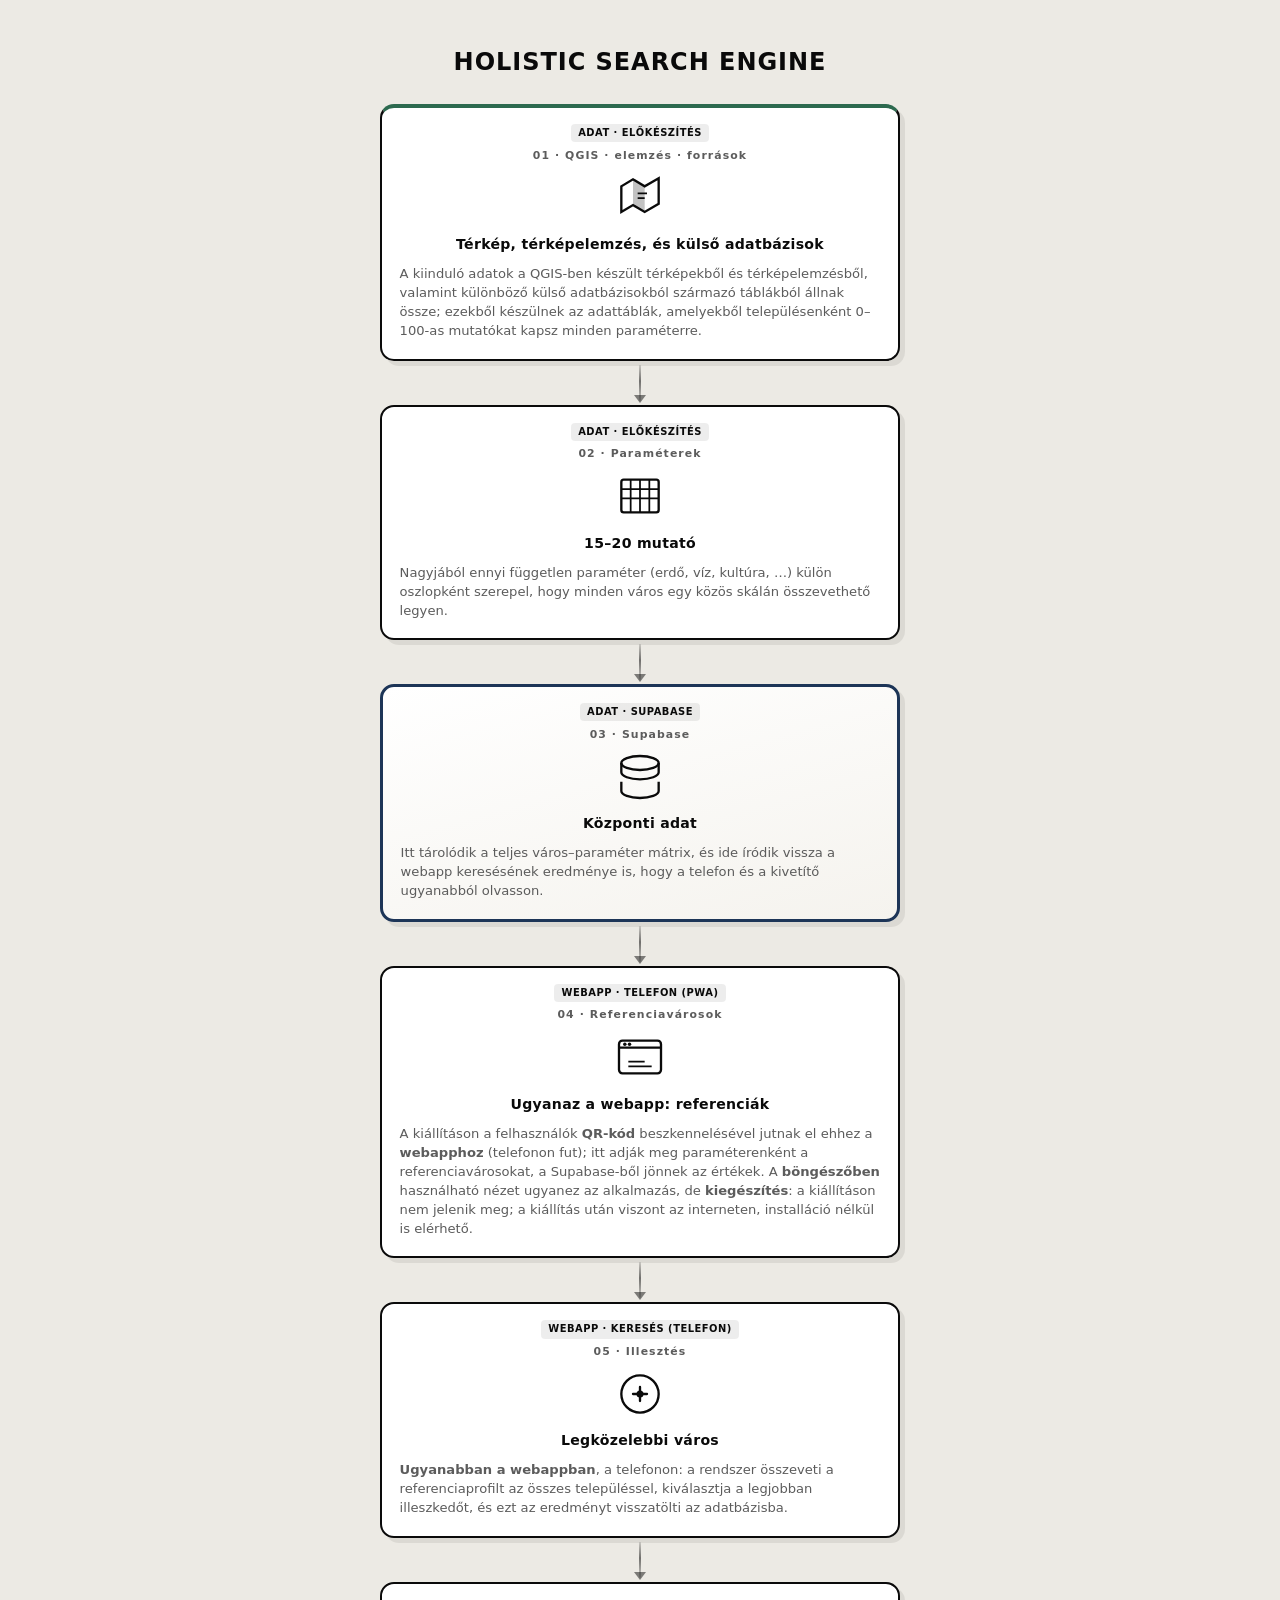
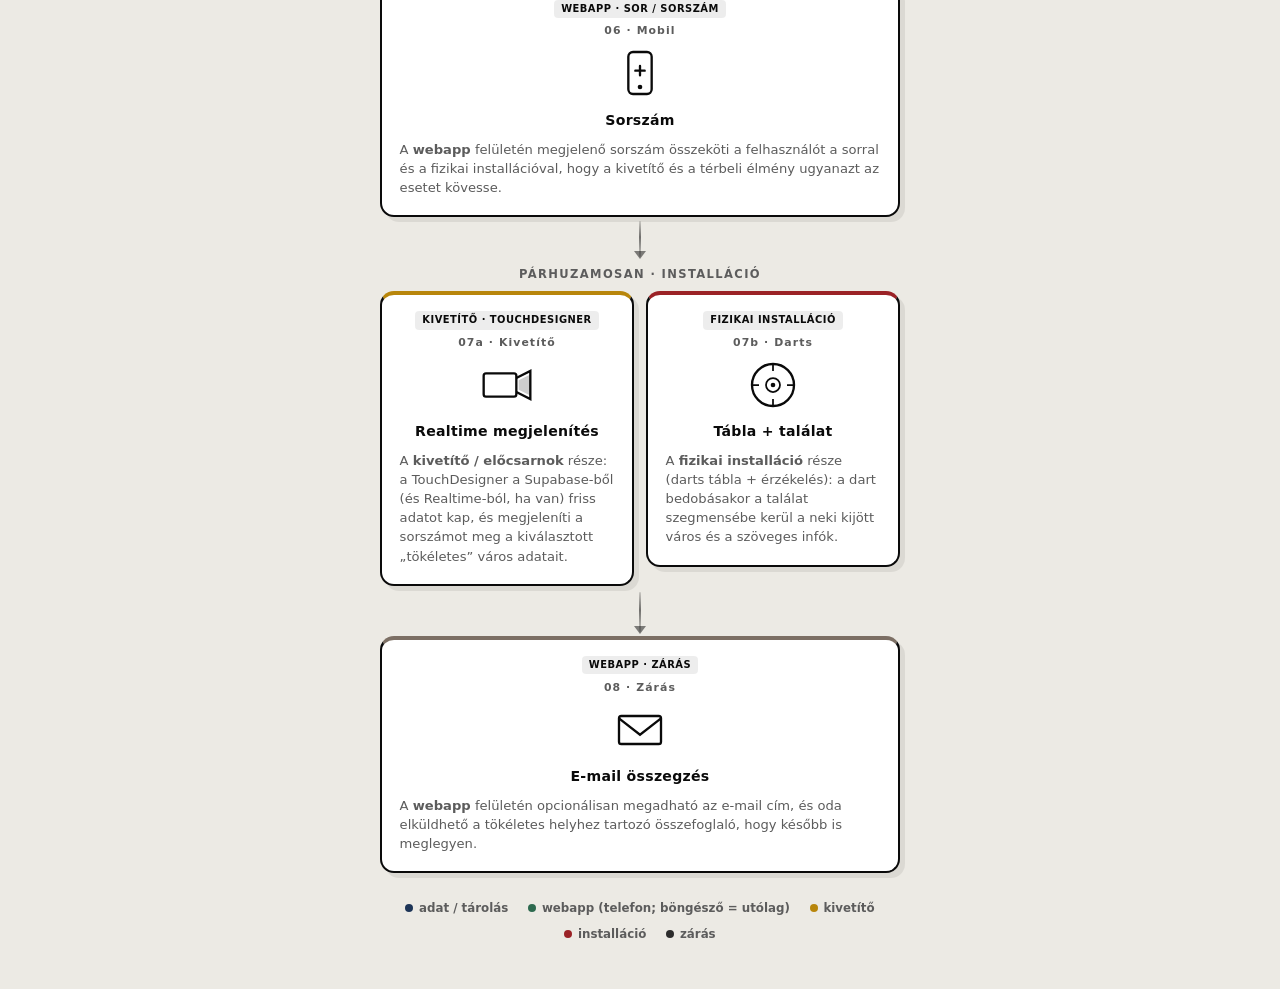
<file: prezentacio-folyamat-koztes.html>
<!DOCTYPE html>
<html lang="hu">
<head>
  <meta charset="UTF-8">
  <meta name="viewport" content="width=device-width, initial-scale=1.0">
  <style>
    :root {
      --bg: #eceae4;
      --ink: #0a0a0a;
      --paper: #fff;
      --muted: #5c5c5c;
      --a: #2d6a4f;
      --b: #1d3557;
      --c: #9b2226;
      --d: #7c6f64;
      --proj: #b8860b;
      --close: #2c2c2c;
      --tick: 0.34s;
      --reveal: 0.52s;
    }

    * {
      box-sizing: border-box;
      margin: 0;
      padding: 0;
    }

    body {
      font-family: 'Segoe UI', system-ui, sans-serif;
      background: var(--bg);
      color: var(--ink);
      min-height: 100vh;
      padding: clamp(20px, 4vw, 48px);
    }

    .page {
      max-width: 560px;
      margin: 0 auto;
    }

    header {
      text-align: center;
      margin-bottom: 1.75rem;
    }

    h1 {
      font-size: clamp(1.15rem, 2.5vw, 1.5rem);
      font-weight: 800;
      letter-spacing: 0.04em;
      text-transform: uppercase;
    }

    .tag {
      display: inline-block;
      margin-top: 0.4rem;
      font-size: 0.78rem;
      font-weight: 600;
      color: var(--muted);
      letter-spacing: 0.06em;
      max-width: 36em;
      line-height: 1.4;
    }

    /* ── Animáció: elejétől épül, végén stabil kép (forwards) ── */
    .fc-appear {
      opacity: 0;
      transform: translateY(16px);
      animation: fcReveal var(--reveal) cubic-bezier(0.22, 1, 0.36, 1) forwards;
      animation-delay: calc(var(--i) * var(--tick));
    }

    .fc-arrow.fc-appear {
      transform: translateY(10px) scaleY(0.35);
      transform-origin: center top;
      animation-name: fcRevealArrow;
    }

    @keyframes fcReveal {
      to {
        opacity: 1;
        transform: translateY(0);
      }
    }

    @keyframes fcRevealArrow {
      to {
        opacity: 1;
        transform: translateY(0) scaleY(1);
      }
    }

    .flowchart {
      display: flex;
      flex-direction: column;
      align-items: center;
    }

    .card {
      width: 100%;
      max-width: 520px;
      background: var(--paper);
      border: 2px solid var(--ink);
      border-radius: 14px;
      padding: 1rem 1.1rem 1.15rem;
      box-shadow: 5px 5px 0 rgba(10, 10, 10, 0.07);
      display: flex;
      flex-direction: column;
      align-items: center;
      text-align: center;
    }

    .card--hub {
      border-width: 3px;
      border-color: var(--b);
      background: linear-gradient(165deg, #fff 0%, #f5f3ee 100%);
    }

    .card--accent-a {
      border-top: 4px solid var(--a);
    }

    .card--accent-b {
      border-top: 4px solid var(--c);
    }

    .card--accent-mail {
      border-top: 4px solid var(--d);
    }

    .card--accent-proj {
      border-top: 4px solid var(--proj);
    }

    .role-badge {
      font-size: 0.62rem;
      font-weight: 800;
      letter-spacing: 0.05em;
      text-transform: uppercase;
      color: var(--ink);
      background: rgba(10, 10, 10, 0.07);
      padding: 0.2rem 0.45rem;
      border-radius: 4px;
      margin-bottom: 0.4rem;
      line-height: 1.2;
      text-align: center;
      max-width: 100%;
    }

    .card-num {
      font-size: 0.68rem;
      font-weight: 800;
      color: var(--muted);
      letter-spacing: 0.1em;
      margin-bottom: 0.5rem;
    }

    .card svg {
      width: 56px;
      height: 56px;
      color: var(--ink);
      flex-shrink: 0;
    }

    .card h2 {
      margin-top: 0.65rem;
      font-size: 0.88rem;
      font-weight: 800;
      line-height: 1.25;
      letter-spacing: 0.02em;
    }

    .card p {
      margin-top: 0.65rem;
      font-size: 0.82rem;
      line-height: 1.45;
      color: var(--muted);
      font-weight: 500;
      text-align: left;
      width: 100%;
    }

    .fc-arrow {
      width: 2px;
      height: 36px;
      margin: 4px 0;
      background: linear-gradient(
        180deg,
        rgba(10, 10, 10, 0.15) 0%,
        rgba(10, 10, 10, 0.55) 45%,
        rgba(10, 10, 10, 0.15) 100%
      );
      border-radius: 1px;
      position: relative;
    }

    .fc-arrow::after {
      content: '';
      position: absolute;
      left: 50%;
      bottom: -2px;
      transform: translateX(-50%);
      width: 0;
      height: 0;
      border-left: 6px solid transparent;
      border-right: 6px solid transparent;
      border-top: 8px solid rgba(10, 10, 10, 0.5);
    }

    .fork-label {
      font-size: 0.72rem;
      font-weight: 700;
      text-transform: uppercase;
      letter-spacing: 0.12em;
      color: var(--muted);
      text-align: center;
      margin: 0.35rem 0 0.65rem;
      width: 100%;
      max-width: 520px;
    }

    .fc-fork-row {
      display: grid;
      grid-template-columns: 1fr 1fr;
      gap: 0.75rem;
      width: 100%;
      max-width: 520px;
      align-items: start;
    }

    .fc-fork-row .card {
      max-width: none;
    }

    .fc-merge-arrow {
      width: 2px;
      height: 40px;
      margin: 6px 0 4px;
    }

    .legend {
      margin-top: 1.75rem;
      display: flex;
      flex-wrap: wrap;
      gap: 0.75rem 1.25rem;
      justify-content: center;
      font-size: 0.74rem;
      color: var(--muted);
      font-weight: 600;
    }

    .legend span {
      display: inline-flex;
      align-items: center;
      gap: 0.35rem;
    }

    .dot {
      width: 8px;
      height: 8px;
      border-radius: 50%;
      background: var(--ink);
    }

    .dot.data {
      background: var(--b);
    }

    .dot.live {
      background: var(--a);
    }

    .dot.space {
      background: var(--c);
    }

    .dot.proj {
      background: var(--proj);
    }

    .dot.close {
      background: var(--close);
    }

    @media (max-width: 520px) {
      .fc-fork-row {
        grid-template-columns: 1fr;
      }
    }

    @media (prefers-reduced-motion: reduce) {
      .fc-appear {
        animation: none;
        opacity: 1;
        transform: none;
      }
    }

    @media print {
      body {
        background: #fff;
      }
      .fc-appear {
        animation: none;
        opacity: 1;
        transform: none;
      }
      .card {
        box-shadow: none;
        break-inside: avoid;
      }
    }
  </style>
</head>
<body>
  <div class="page">
    <header class="fc-appear" style="--i: 0">
      <h1>Holistic Search Engine</h1>
      </header>

    <svg xmlns="http://www.w3.org/2000/svg" style="display: none" aria-hidden="true">
      <symbol id="ico-map" viewBox="0 0 48 48">
        <path fill="none" stroke="currentColor" stroke-width="2" d="M8 36V14l10-6 10 6 12-7v22l-12 7-10-6-10 6z"/>
        <path fill="currentColor" opacity=".25" d="M18 8l10 6v22l-10-6V8z"/>
        <path fill="none" stroke="currentColor" stroke-width="1.5" d="M22 20h8M22 24h6"/>
      </symbol>
      <symbol id="ico-grid" viewBox="0 0 48 48">
        <rect x="8" y="10" width="32" height="28" rx="2" fill="none" stroke="currentColor" stroke-width="2"/>
        <path stroke="currentColor" stroke-width="1.5" d="M8 18h32M8 26h32M16 10v28M24 10v28M32 10v28"/>
      </symbol>
      <symbol id="ico-db" viewBox="0 0 48 48">
        <ellipse cx="24" cy="12" rx="16" ry="6" fill="none" stroke="currentColor" stroke-width="2"/>
        <path fill="none" stroke="currentColor" stroke-width="2" d="M8 12v8c0 3.3 7.2 6 16 6s16-2.7 16-6v-8M8 28v8c0 3.3 7.2 6 16 6s16-2.7 16-6v-8"/>
      </symbol>
      <symbol id="ico-web" viewBox="0 0 48 48">
        <rect x="6" y="10" width="36" height="28" rx="3" fill="none" stroke="currentColor" stroke-width="2"/>
        <path stroke="currentColor" stroke-width="2" d="M6 16h36"/>
        <circle cx="11" cy="13" r="1.5" fill="currentColor"/>
        <circle cx="15" cy="13" r="1.5" fill="currentColor"/>
        <path fill="none" stroke="currentColor" stroke-width="1.5" d="M14 28h14M14 32h20"/>
      </symbol>
      <symbol id="ico-calc" viewBox="0 0 48 48">
        <circle cx="24" cy="24" r="16" fill="none" stroke="currentColor" stroke-width="2"/>
        <path fill="none" stroke="currentColor" stroke-width="2" stroke-linecap="round" d="M18 24h12M24 18v12"/>
        <circle cx="24" cy="24" r="3" fill="currentColor"/>
      </symbol>
      <symbol id="ico-phone" viewBox="0 0 48 48">
        <rect x="14" y="6" width="20" height="36" rx="4" fill="none" stroke="currentColor" stroke-width="2"/>
        <path fill="none" stroke="currentColor" stroke-width="2" stroke-linecap="round" d="M20 22h8M24 18v8"/>
        <circle cx="24" cy="36" r="2" fill="currentColor"/>
      </symbol>
      <symbol id="ico-beam" viewBox="0 0 48 48">
        <rect x="4" y="14" width="28" height="20" rx="2" fill="none" stroke="currentColor" stroke-width="2"/>
        <path fill="none" stroke="currentColor" stroke-width="2" d="M32 18l12-6v24l-12-6"/>
        <path fill="currentColor" opacity=".2" d="M34 20 L44 15v18l-10-5V20z"/>
      </symbol>
      <symbol id="ico-dart" viewBox="0 0 48 48">
        <circle cx="24" cy="24" r="18" fill="none" stroke="currentColor" stroke-width="2"/>
        <circle cx="24" cy="24" r="6" fill="none" stroke="currentColor" stroke-width="1.5"/>
        <circle cx="24" cy="24" r="2" fill="currentColor"/>
        <path stroke="currentColor" stroke-width="1.5" d="M24 6v6M24 36v6M6 24h6M36 24h6"/>
      </symbol>
      <symbol id="ico-mail" viewBox="0 0 48 48">
        <rect x="6" y="12" width="36" height="24" rx="2" fill="none" stroke="currentColor" stroke-width="2"/>
        <path fill="none" stroke="currentColor" stroke-width="2" d="M6 14l18 14 18-14"/>
      </symbol>
    </svg>

    <!-- --i: sorszám az animációs sorrendhez (0 = fejléc, …, utolsó = jelmagyarázat) -->
    <div class="flowchart">
      <article class="card card--accent-a fc-appear" style="--i: 1">
        <span class="role-badge">Adat · előkészítés</span>
        <div class="card-num">01 · QGIS · elemzés · források</div>
        <svg><use href="#ico-map"/></svg>
        <h2>Térkép, térképelemzés, és külső adatbázisok</h2>
        <p>A kiinduló adatok a QGIS-ben készült térképekből és térképelemzésből, valamint különböző külső adatbázisokból származó táblákból állnak össze; ezekből készülnek az adattáblák, amelyekből településenként 0–100-as mutatókat kapsz minden paraméterre.</p>
      </article>

      <div class="fc-arrow fc-appear" style="--i: 2" aria-hidden="true"></div>

      <article class="card fc-appear" style="--i: 3">
        <span class="role-badge">Adat · előkészítés</span>
        <div class="card-num">02 · Paraméterek</div>
        <svg><use href="#ico-grid"/></svg>
        <h2>15–20 mutató</h2>
        <p>Nagyjából ennyi független paraméter (erdő, víz, kultúra, …) külön oszlopként szerepel, hogy minden város egy közös skálán összevethető legyen.</p>
      </article>

      <div class="fc-arrow fc-appear" style="--i: 4" aria-hidden="true"></div>

      <article class="card card--hub fc-appear" style="--i: 5">
        <span class="role-badge">Adat · Supabase</span>
        <div class="card-num">03 · Supabase</div>
        <svg><use href="#ico-db"/></svg>
        <h2>Központi adat</h2>
        <p>Itt tárolódik a teljes város–paraméter mátrix, és ide íródik vissza a webapp keresésének eredménye is, hogy a telefon és a kivetítő ugyanabból olvasson.</p>
      </article>

      <div class="fc-arrow fc-appear" style="--i: 6" aria-hidden="true"></div>

      <article class="card fc-appear" style="--i: 7">
        <span class="role-badge">Webapp · telefon (PWA)</span>
        <div class="card-num">04 · Referenciavárosok</div>
        <svg><use href="#ico-web"/></svg>
        <h2>Ugyanaz a webapp: referenciák</h2>
        <p>A kiállításon a felhasználók <strong>QR-kód</strong> beszkennelésével jutnak el ehhez a <strong>webapphoz</strong> (telefonon fut); itt adják meg paraméterenként a referenciavárosokat, a Supabase-ből jönnek az értékek. A <strong>böngészőben</strong> használható nézet ugyanez az alkalmazás, de <strong>kiegészítés</strong>: a kiállításon nem jelenik meg; a kiállítás után viszont az interneten, installáció nélkül is elérhető.</p>
      </article>

      <div class="fc-arrow fc-appear" style="--i: 8" aria-hidden="true"></div>

      <article class="card fc-appear" style="--i: 9">
        <span class="role-badge">Webapp · keresés (telefon)</span>
        <div class="card-num">05 · Illesztés</div>
        <svg><use href="#ico-calc"/></svg>
        <h2>Legközelebbi város</h2>
        <p><strong>Ugyanabban a webappban</strong>, a telefonon: a rendszer összeveti a referenciaprofilt az összes településsel, kiválasztja a legjobban illeszkedőt, és ezt az eredményt visszatölti az adatbázisba.</p>
      </article>

      <div class="fc-arrow fc-appear" style="--i: 10" aria-hidden="true"></div>

      <article class="card fc-appear" style="--i: 11">
        <span class="role-badge">Webapp · sor / sorszám</span>
        <div class="card-num">06 · Mobil</div>
        <svg><use href="#ico-phone"/></svg>
        <h2>Sorszám</h2>
        <p>A <strong>webapp</strong> felületén megjelenő sorszám összeköti a felhasználót a sorral és a fizikai installációval, hogy a kivetítő és a térbeli élmény ugyanazt az esetet kövesse.</p>
      </article>

      <div class="fc-arrow fc-appear" style="--i: 12" aria-hidden="true"></div>

      <p class="fork-label fc-appear" style="--i: 13">Párhuzamosan · installáció</p>

      <div class="fc-fork-row">
        <article class="card card--accent-proj fc-appear" style="--i: 14">
          <span class="role-badge">Kivetítő · TouchDesigner</span>
          <div class="card-num">07a · Kivetítő</div>
          <svg><use href="#ico-beam"/></svg>
          <h2>Realtime megjelenítés</h2>
          <p>A <strong>kivetítő / előcsarnok</strong> része: a TouchDesigner a Supabase-ből (és Realtime-ból, ha van) friss adatot kap, és megjeleníti a sorszámot meg a kiválasztott „tökéletes” város adatait.</p>
        </article>

        <article class="card card--accent-b fc-appear" style="--i: 14">
          <span class="role-badge">Fizikai installáció</span>
          <div class="card-num">07b · Darts</div>
          <svg><use href="#ico-dart"/></svg>
          <h2>Tábla + találat</h2>
          <p>A <strong>fizikai installáció</strong> része (darts tábla + érzékelés): a dart bedobásakor a találat szegmensébe kerül a neki kijött város és a szöveges infók.</p>
        </article>
      </div>

      <div class="fc-arrow fc-merge-arrow fc-appear" style="--i: 15" aria-hidden="true"></div>

      <article class="card card--accent-mail fc-appear" style="--i: 16">
        <span class="role-badge">Webapp · zárás</span>
        <div class="card-num">08 · Zárás</div>
        <svg><use href="#ico-mail"/></svg>
        <h2>E-mail összegzés</h2>
        <p>A <strong>webapp</strong> felületén opcionálisan megadható az e-mail cím, és oda elküldhető a tökéletes helyhez tartozó összefoglaló, hogy később is meglegyen.</p>
      </article>
    </div>

    <div class="legend fc-appear" style="--i: 17">
      <span><i class="dot data"></i> adat / tárolás</span>
      <span><i class="dot live"></i> webapp (telefon; böngésző = utólag)</span>
      <span><i class="dot proj"></i> kivetítő</span>
      <span><i class="dot space"></i> installáció</span>
      <span><i class="dot close"></i> zárás</span>
    </div>
  </div>
</body>
</html>
</file>
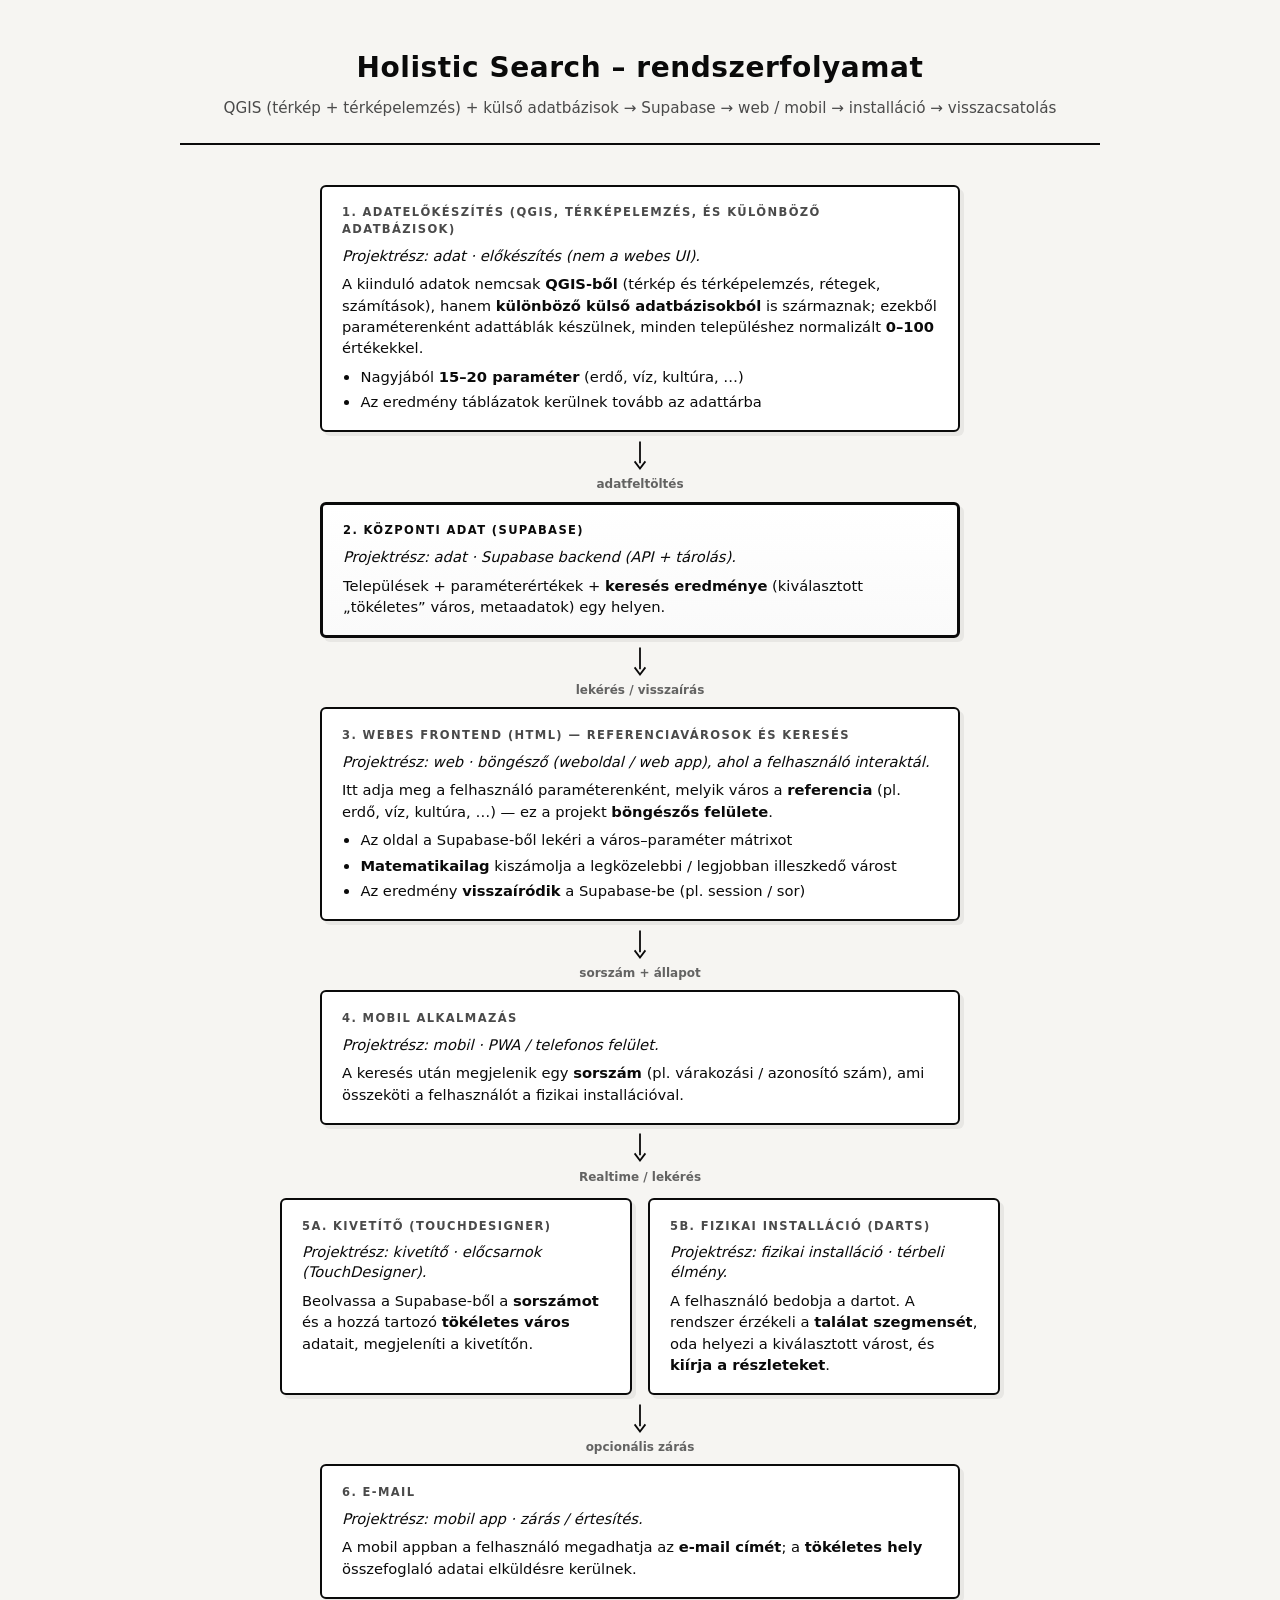
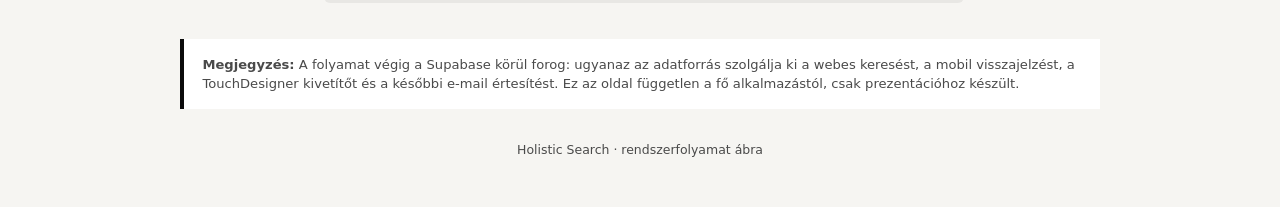
<file: prezentacio-folyamat.html>
<!DOCTYPE html>
<html lang="hu">
<head>
  <meta charset="UTF-8">
  <meta name="viewport" content="width=device-width, initial-scale=1.0">
  <title>Rendszerfolyamat – Holistic Search</title>
  <style>
    :root {
      --bg: #f6f5f2;
      --card: #ffffff;
      --ink: #0a0a0a;
      --muted: #4a4a4a;
      --line: rgba(10, 10, 10, 0.35);
      --accent: #0a0a0a;
      --soft: rgba(10, 10, 10, 0.06);
    }

    * {
      box-sizing: border-box;
      margin: 0;
      padding: 0;
    }

    body {
      font-family: 'Segoe UI', system-ui, -apple-system, sans-serif;
      background: var(--bg);
      color: var(--ink);
      line-height: 1.45;
      min-height: 100vh;
      padding: clamp(24px, 4vw, 48px);
    }

    .wrap {
      max-width: 920px;
      margin: 0 auto;
    }

    header {
      text-align: center;
      margin-bottom: 2.5rem;
      padding-bottom: 1.5rem;
      border-bottom: 2px solid var(--ink);
    }

    h1 {
      font-size: clamp(1.35rem, 3vw, 1.75rem);
      font-weight: 700;
      letter-spacing: 0.02em;
      margin-bottom: 0.5rem;
    }

    .subtitle {
      font-size: 0.95rem;
      color: var(--muted);
      font-weight: 500;
    }

    .flow {
      display: flex;
      flex-direction: column;
      align-items: center;
      gap: 0;
    }

    .step {
      width: 100%;
      max-width: 640px;
      background: var(--card);
      border: 2px solid var(--ink);
      border-radius: 6px;
      padding: 1.1rem 1.25rem;
      box-shadow: 4px 4px 0 var(--soft);
    }

    .step h2 {
      font-size: 0.72rem;
      text-transform: uppercase;
      letter-spacing: 0.12em;
      color: var(--muted);
      margin-bottom: 0.5rem;
      font-weight: 700;
    }

    .step p,
    .step li {
      font-size: 0.92rem;
      color: var(--ink);
    }

    .step ul {
      margin-top: 0.45rem;
      padding-left: 1.15rem;
    }

    .step li + li {
      margin-top: 0.25rem;
    }

    .step-role {
      font-size: 0.78rem;
      color: var(--muted);
      margin: 0 0 0.5rem;
      line-height: 1.35;
    }

    .step--hub {
      border-width: 3px;
      background: linear-gradient(180deg, #fff 0%, #fafafa 100%);
    }

    .step--hub h2 {
      color: var(--ink);
    }

    .arrow {
      display: flex;
      flex-direction: column;
      align-items: center;
      padding: 0.35rem 0 0.5rem;
      color: var(--muted);
      font-size: 0.75rem;
      font-weight: 600;
    }

    .arrow svg {
      width: 28px;
      height: 36px;
      stroke: var(--accent);
      fill: none;
      stroke-width: 2;
    }

    .arrow span {
      margin-top: 0.15rem;
      opacity: 0.85;
    }

    .branch {
      width: 100%;
      max-width: 720px;
      display: grid;
      grid-template-columns: 1fr;
      gap: 1rem;
      margin-top: 0.25rem;
    }

    @media (min-width: 700px) {
      .branch {
        grid-template-columns: 1fr 1fr;
      }
    }

    .branch .step {
      max-width: none;
    }

    .note {
      margin-top: 2.5rem;
      padding: 1rem 1.15rem;
      font-size: 0.82rem;
      color: var(--muted);
      border-left: 4px solid var(--ink);
      background: var(--card);
    }

    footer {
      margin-top: 2rem;
      text-align: center;
      font-size: 0.78rem;
      color: var(--muted);
    }

    @media print {
      body {
        background: #fff;
        padding: 16px;
      }
      .step {
        break-inside: avoid;
        box-shadow: none;
      }
    }
  </style>
</head>
<body>
  <div class="wrap">
    <header>
      <h1>Holistic Search – rendszerfolyamat</h1>
      <p class="subtitle">QGIS (térkép + térképelemzés) + külső adatbázisok → Supabase → web / mobil → installáció → visszacsatolás</p>
    </header>

    <div class="flow">
      <section class="step">
        <h2>1. Adatelőkészítés (QGIS, térképelemzés, és különböző adatbázisok)</h2>
        <p class="step-role"><em>Projektrész: adat · előkészítés (nem a webes UI).</em></p>
        <p>A kiinduló adatok nemcsak <strong>QGIS-ből</strong> (térkép és térképelemzés, rétegek, számítások), hanem <strong>különböző külső adatbázisokból</strong> is származnak; ezekből paraméterenként adattáblák készülnek, minden településhez normalizált <strong>0–100</strong> értékekkel.</p>
        <ul>
          <li>Nagyjából <strong>15–20 paraméter</strong> (erdő, víz, kultúra, …)</li>
          <li>Az eredmény táblázatok kerülnek tovább az adattárba</li>
        </ul>
      </section>

      <div class="arrow" aria-hidden="true">
        <svg viewBox="0 0 24 40"><path d="M12 4v24M6 26l6 8 6-8"/></svg>
        <span>adatfeltöltés</span>
      </div>

      <section class="step step--hub">
        <h2>2. Központi adat (Supabase)</h2>
        <p class="step-role"><em>Projektrész: adat · Supabase backend (API + tárolás).</em></p>
        <p>Települések + paraméterértékek + <strong>keresés eredménye</strong> (kiválasztott „tökéletes” város, metaadatok) egy helyen.</p>
      </section>

      <div class="arrow" aria-hidden="true">
        <svg viewBox="0 0 24 40"><path d="M12 4v24M6 26l6 8 6-8"/></svg>
        <span>lekérés / visszaírás</span>
      </div>

      <section class="step">
        <h2>3. Webes frontend (HTML) — referenciavárosok és keresés</h2>
        <p class="step-role"><em>Projektrész: web · böngésző (weboldal / web app), ahol a felhasználó interaktál.</em></p>
        <p>Itt adja meg a felhasználó paraméterenként, melyik város a <strong>referencia</strong> (pl. erdő, víz, kultúra, …) — ez a projekt <strong>böngészős felülete</strong>.</p>
        <ul>
          <li>Az oldal a Supabase-ből lekéri a város–paraméter mátrixot</li>
          <li><strong>Matematikailag</strong> kiszámolja a legközelebbi / legjobban illeszkedő várost</li>
          <li>Az eredmény <strong>visszaíródik</strong> a Supabase-be (pl. session / sor)</li>
        </ul>
      </section>

      <div class="arrow" aria-hidden="true">
        <svg viewBox="0 0 24 40"><path d="M12 4v24M6 26l6 8 6-8"/></svg>
        <span>sorszám + állapot</span>
      </div>

      <section class="step">
        <h2>4. Mobil alkalmazás</h2>
        <p class="step-role"><em>Projektrész: mobil · PWA / telefonos felület.</em></p>
        <p>A keresés után megjelenik egy <strong>sorszám</strong> (pl. várakozási / azonosító szám), ami összeköti a felhasználót a fizikai installációval.</p>
      </section>

      <div class="arrow" aria-hidden="true">
        <svg viewBox="0 0 24 40"><path d="M12 4v24M6 26l6 8 6-8"/></svg>
        <span>Realtime / lekérés</span>
      </div>

      <div class="branch">
        <section class="step">
          <h2>5a. Kivetítő (TouchDesigner)</h2>
          <p class="step-role"><em>Projektrész: kivetítő · előcsarnok (TouchDesigner).</em></p>
          <p>Beolvassa a Supabase-ből a <strong>sorszámot</strong> és a hozzá tartozó <strong>tökéletes város</strong> adatait, megjeleníti a kivetítőn.</p>
        </section>
        <section class="step">
          <h2>5b. Fizikai installáció (darts)</h2>
          <p class="step-role"><em>Projektrész: fizikai installáció · térbeli élmény.</em></p>
          <p>A felhasználó bedobja a dartot. A rendszer érzékeli a <strong>találat szegmensét</strong>, oda helyezi a kiválasztott várost, és <strong>kiírja a részleteket</strong>.</p>
        </section>
      </div>

      <div class="arrow" aria-hidden="true">
        <svg viewBox="0 0 24 40"><path d="M12 4v24M6 26l6 8 6-8"/></svg>
        <span>opcionális zárás</span>
      </div>

      <section class="step">
        <h2>6. E-mail</h2>
        <p class="step-role"><em>Projektrész: mobil app · zárás / értesítés.</em></p>
        <p>A mobil appban a felhasználó megadhatja az <strong>e-mail címét</strong>; a <strong>tökéletes hely</strong> összefoglaló adatai elküldésre kerülnek.</p>
      </section>
    </div>

    <p class="note">
      <strong>Megjegyzés:</strong> A folyamat végig a Supabase körül forog: ugyanaz az adatforrás szolgálja ki a webes keresést, a mobil visszajelzést, a TouchDesigner kivetítőt és a későbbi e-mail értesítést. Ez az oldal független a fő alkalmazástól, csak prezentációhoz készült.
    </p>

    <footer>
      Holistic Search · rendszerfolyamat ábra
    </footer>
  </div>
</body>
</html>
</file>
